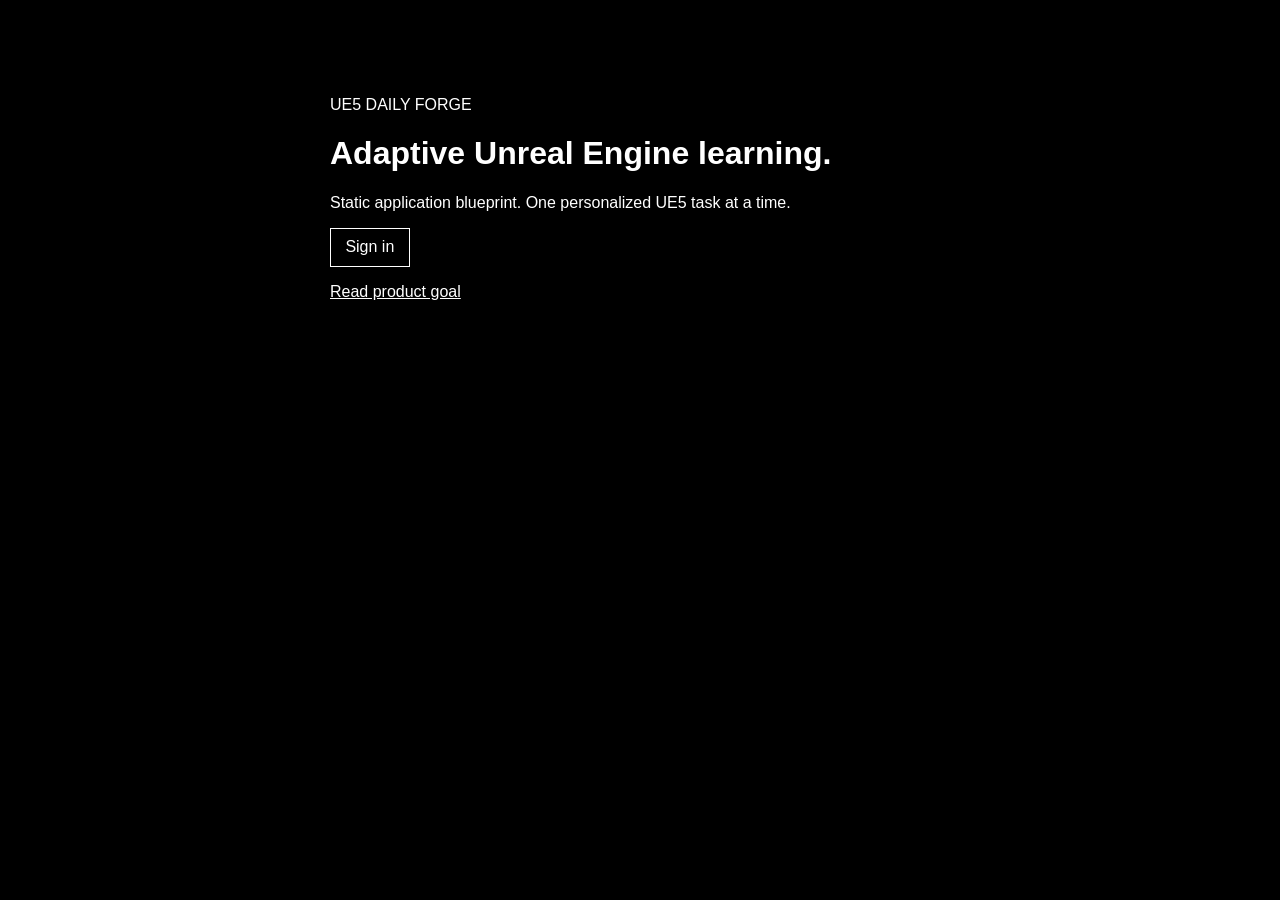
<file: index.html>
<!doctype html>
<html lang="en"><head><meta charset="UTF-8"><meta name="viewport" content="width=device-width, initial-scale=1.0"><title>UE5 Daily Forge</title><link rel="stylesheet" href="styles.css"></head>
<body><main class="landing"><p>UE5 DAILY FORGE</p><h1>Adaptive Unreal Engine learning.</h1><p>Static application blueprint. One personalized UE5 task at a time.</p><p><a class="button" href="signin.html">Sign in</a></p><p><a href="Goal.txt">Read product goal</a></p></main></body></html>
</file>
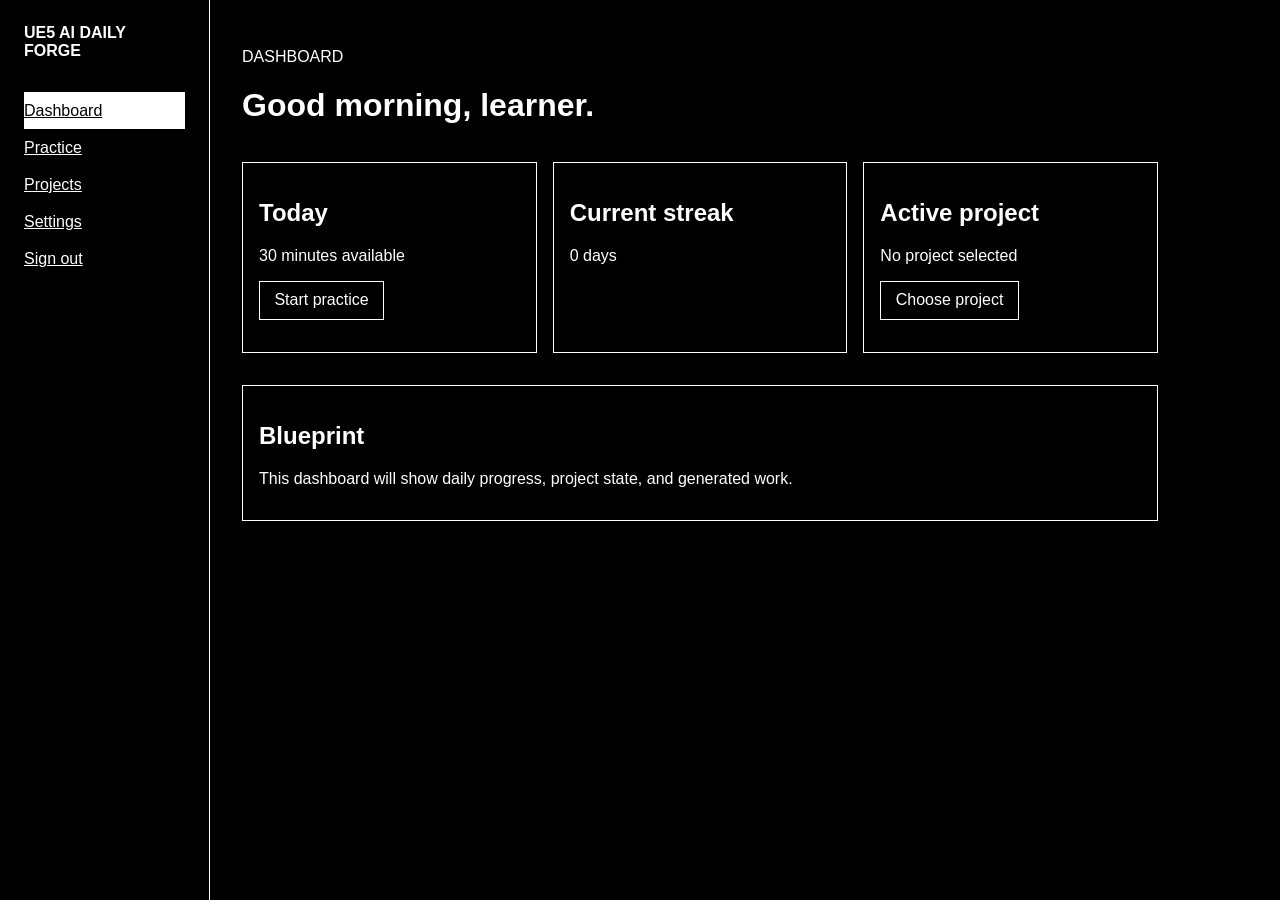
<file: dashboard.html>
<!doctype html><html lang="en"><head><meta charset="UTF-8"><meta name="viewport" content="width=device-width,initial-scale=1"><title>Dashboard</title><link rel="stylesheet" href="styles.css"></head><body><div class="shell"><nav><h1>UE5 AI DAILY FORGE</h1><a aria-current="page" href="dashboard.html">Dashboard</a><a href="practice.html">Practice</a><a href="projects.html">Projects</a><a href="settings.html">Settings</a><a href="index.html">Sign out</a></nav><main class="content"><p>DASHBOARD</p><h1>Good morning, learner.</h1><div class="grid"><section class="card"><h2>Today</h2><p>30 minutes available</p><p><a class="button" href="practice.html">Start practice</a></p></section><section class="card"><h2>Current streak</h2><p>0 days</p></section><section class="card"><h2>Active project</h2><p>No project selected</p><p><a class="button" href="projects.html">Choose project</a></p></section></div><section class="card"><h2>Blueprint</h2><p>This dashboard will show daily progress, project state, and generated work.</p></section></main></div></body></html>
</file>
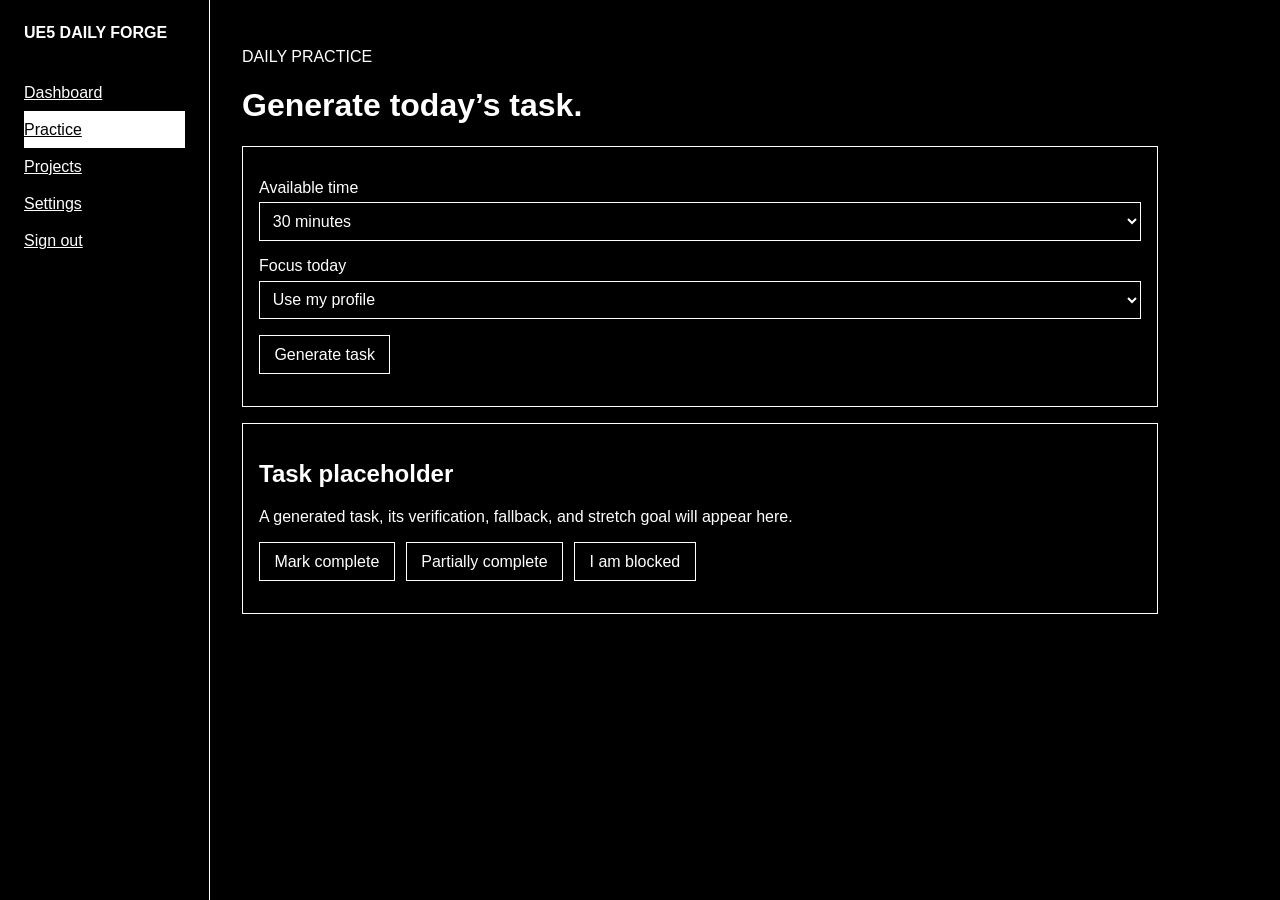
<file: practice.html>
<!doctype html><html lang="en"><head><meta charset="UTF-8"><meta name="viewport" content="width=device-width,initial-scale=1"><title>Practice</title><link rel="stylesheet" href="styles.css"></head><body><div class="shell"><nav><h1>UE5 DAILY FORGE</h1><a href="dashboard.html">Dashboard</a><a aria-current="page" href="practice.html">Practice</a><a href="projects.html">Projects</a><a href="settings.html">Settings</a><a href="index.html">Sign out</a></nav><main class="content"><p>DAILY PRACTICE</p><h1>Generate today’s task.</h1><section class="card"><label>Available time</label><select><option>10 minutes</option><option>15 minutes</option><option selected>30 minutes</option><option>60 minutes</option></select><label>Focus today</label><select><option>Use my profile</option><option>Blueprints</option><option>C++</option><option>Materials and FX</option><option>Environment</option><option>UI</option></select><p><button>Generate task</button></p></section><section class="card"><h2>Task placeholder</h2><p>A generated task, its verification, fallback, and stretch goal will appear here.</p><p class="row"><button>Mark complete</button><button>Partially complete</button><button>I am blocked</button></p></section></main></div></body></html>
</file>
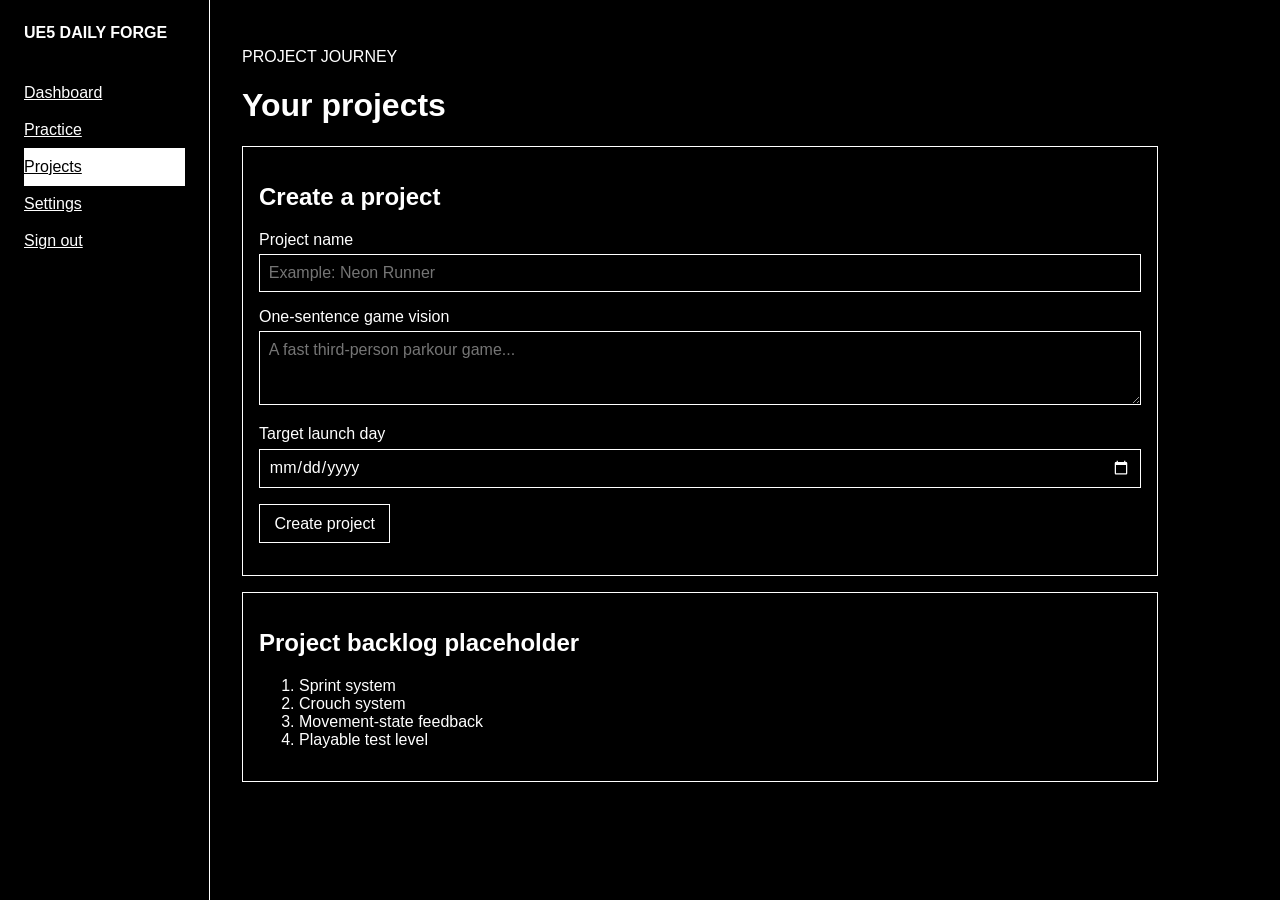
<file: projects.html>
<!doctype html><html lang="en"><head><meta charset="UTF-8"><meta name="viewport" content="width=device-width,initial-scale=1"><title>Projects</title><link rel="stylesheet" href="styles.css"></head><body><div class="shell"><nav><h1>UE5 DAILY FORGE</h1><a href="dashboard.html">Dashboard</a><a href="practice.html">Practice</a><a aria-current="page" href="projects.html">Projects</a><a href="settings.html">Settings</a><a href="index.html">Sign out</a></nav><main class="content"><p>PROJECT JOURNEY</p><h1>Your projects</h1><section class="card"><h2>Create a project</h2><label>Project name</label><input placeholder="Example: Neon Runner"><label>One-sentence game vision</label><textarea rows="3" placeholder="A fast third-person parkour game..."></textarea><label>Target launch day</label><input type="date"><p><button>Create project</button></p></section><section class="card"><h2>Project backlog placeholder</h2><ol><li>Sprint system</li><li>Crouch system</li><li>Movement-state feedback</li><li>Playable test level</li></ol></section></main></div></body></html>
</file>
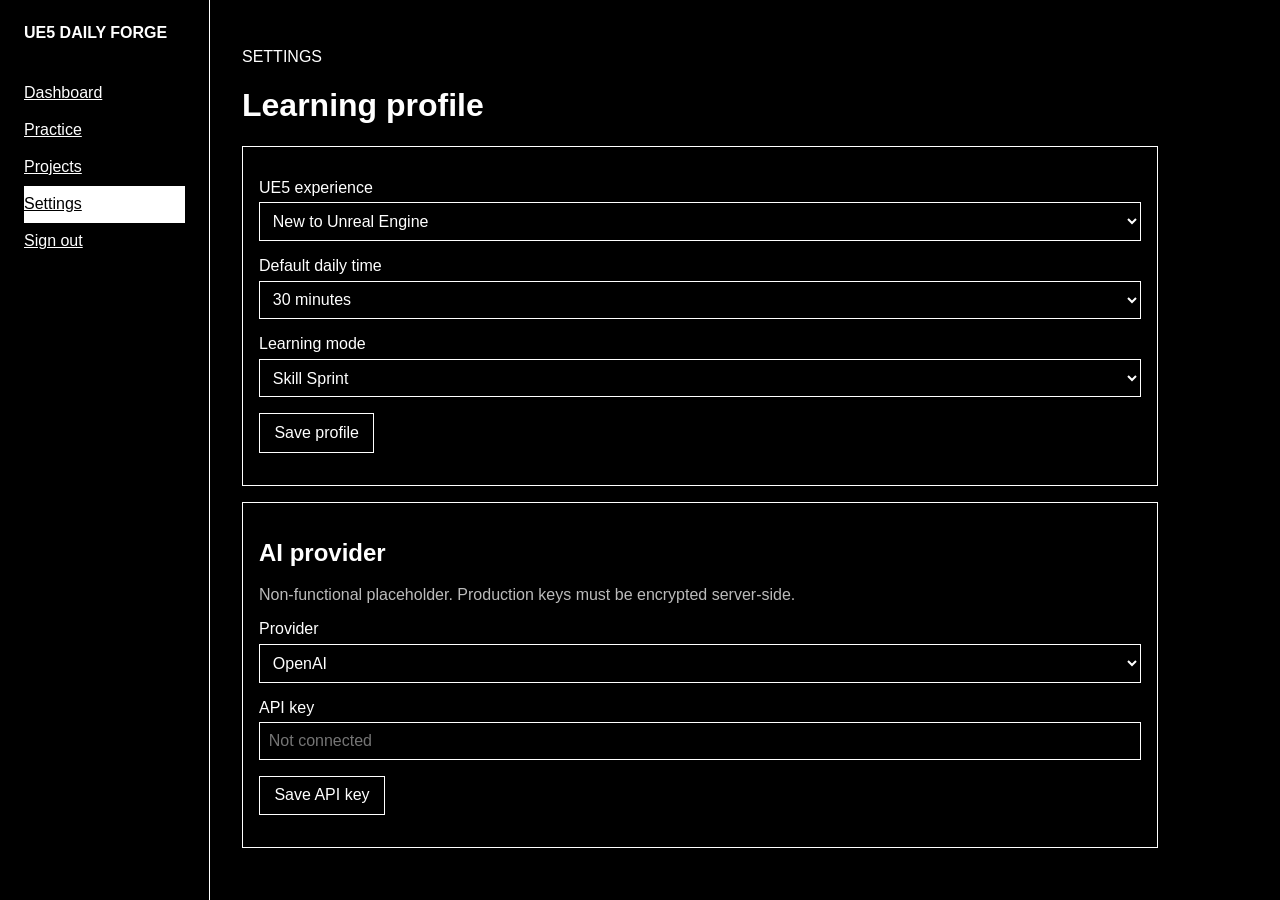
<file: settings.html>
<!doctype html><html lang="en"><head><meta charset="UTF-8"><meta name="viewport" content="width=device-width,initial-scale=1"><title>Settings</title><link rel="stylesheet" href="styles.css"></head><body><div class="shell"><nav><h1>UE5 DAILY FORGE</h1><a href="dashboard.html">Dashboard</a><a href="practice.html">Practice</a><a href="projects.html">Projects</a><a aria-current="page" href="settings.html">Settings</a><a href="index.html">Sign out</a></nav><main class="content"><p>SETTINGS</p><h1>Learning profile</h1><section class="card"><label>UE5 experience</label><select><option>New to Unreal Engine</option><option>Comfortable with Blueprints</option><option>Comfortable with C++</option><option>Advanced</option></select><label>Default daily time</label><select><option>10 minutes</option><option>15 minutes</option><option selected>30 minutes</option><option>60 minutes</option></select><label>Learning mode</label><select><option>Skill Sprint</option><option>Project Journey</option><option>Hybrid</option></select><p><button>Save profile</button></p></section><section class="card"><h2>AI provider</h2><p class="muted">Non-functional placeholder. Production keys must be encrypted server-side.</p><label>Provider</label><select><option>OpenAI</option><option>Anthropic</option><option>Google Gemini</option></select><label>API key</label><input type="password" placeholder="Not connected"><p><button>Save API key</button></p></section></main></div></body></html>
</file>
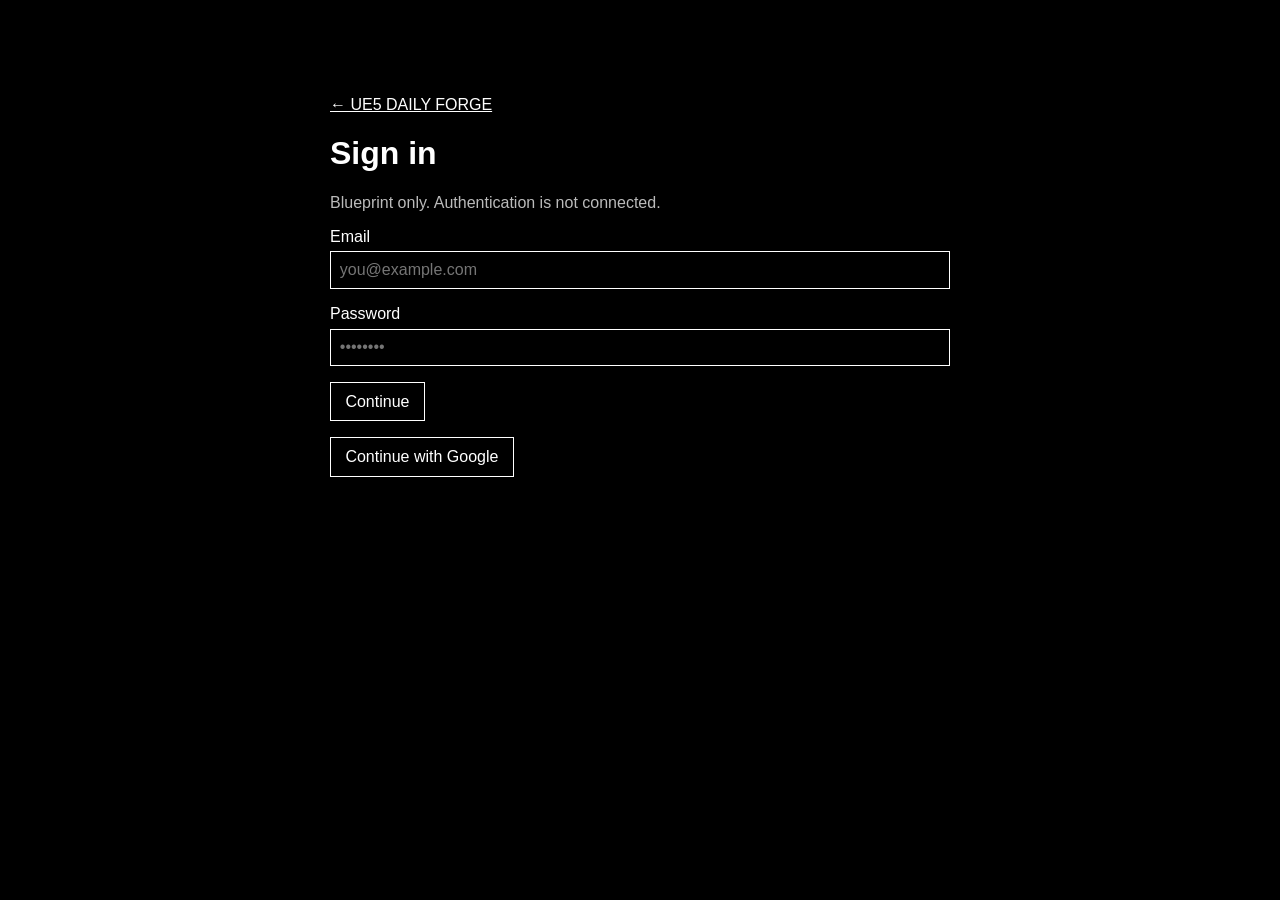
<file: signin.html>
<!doctype html><html lang="en"><head><meta charset="UTF-8"><meta name="viewport" content="width=device-width,initial-scale=1"><title>Sign in</title><link rel="stylesheet" href="styles.css"></head><body><main class="auth"><p><a href="index.html">← UE5 DAILY FORGE</a></p><h1>Sign in</h1><p class="muted">Blueprint only. Authentication is not connected.</p><label>Email</label><input type="email" placeholder="you@example.com"><label>Password</label><input type="password" placeholder="••••••••"><p><a class="button" href="dashboard.html">Continue</a></p><p><button>Continue with Google</button></p></main></body></html>
</file>
<file: styles.css>
:root{color-scheme:dark;font-family:Arial,sans-serif;background:#000;color:#fff}*{box-sizing:border-box}body{margin:0;background:#000;color:#fff}a{color:#fff}button,.button{display:inline-block;padding:.6rem .9rem;border:1px solid #fff;background:#000;color:#fff;font:inherit;text-decoration:none;cursor:pointer}button:hover,.button:hover,[aria-current="page"]{background:#fff;color:#000}input,select,textarea{width:100%;padding:.55rem;border:1px solid #fff;background:#000;color:#fff;font:inherit}label{display:block;margin:1rem 0 .35rem}.landing,.auth{width:min(100% - 2rem,620px);margin:auto;padding:5rem 0}.shell{display:grid;grid-template-columns:210px 1fr;min-height:100vh}nav{padding:1.5rem;border-right:1px solid #fff}nav h1{font-size:1rem;margin:0 0 2rem}nav a{display:block;padding:.6rem 0}.content{width:min(100%,980px);padding:2rem}.grid{display:grid;grid-template-columns:repeat(3,1fr);gap:1rem}.card{border:1px solid #fff;padding:1rem;margin:1rem 0}.muted{color:#bbb}.row{display:flex;gap:.7rem;flex-wrap:wrap}@media(max-width:680px){.shell{display:block}nav{border-right:0;border-bottom:1px solid #fff}nav a{display:inline-block;margin-right:.7rem}.grid{grid-template-columns:1fr}}
</file>
